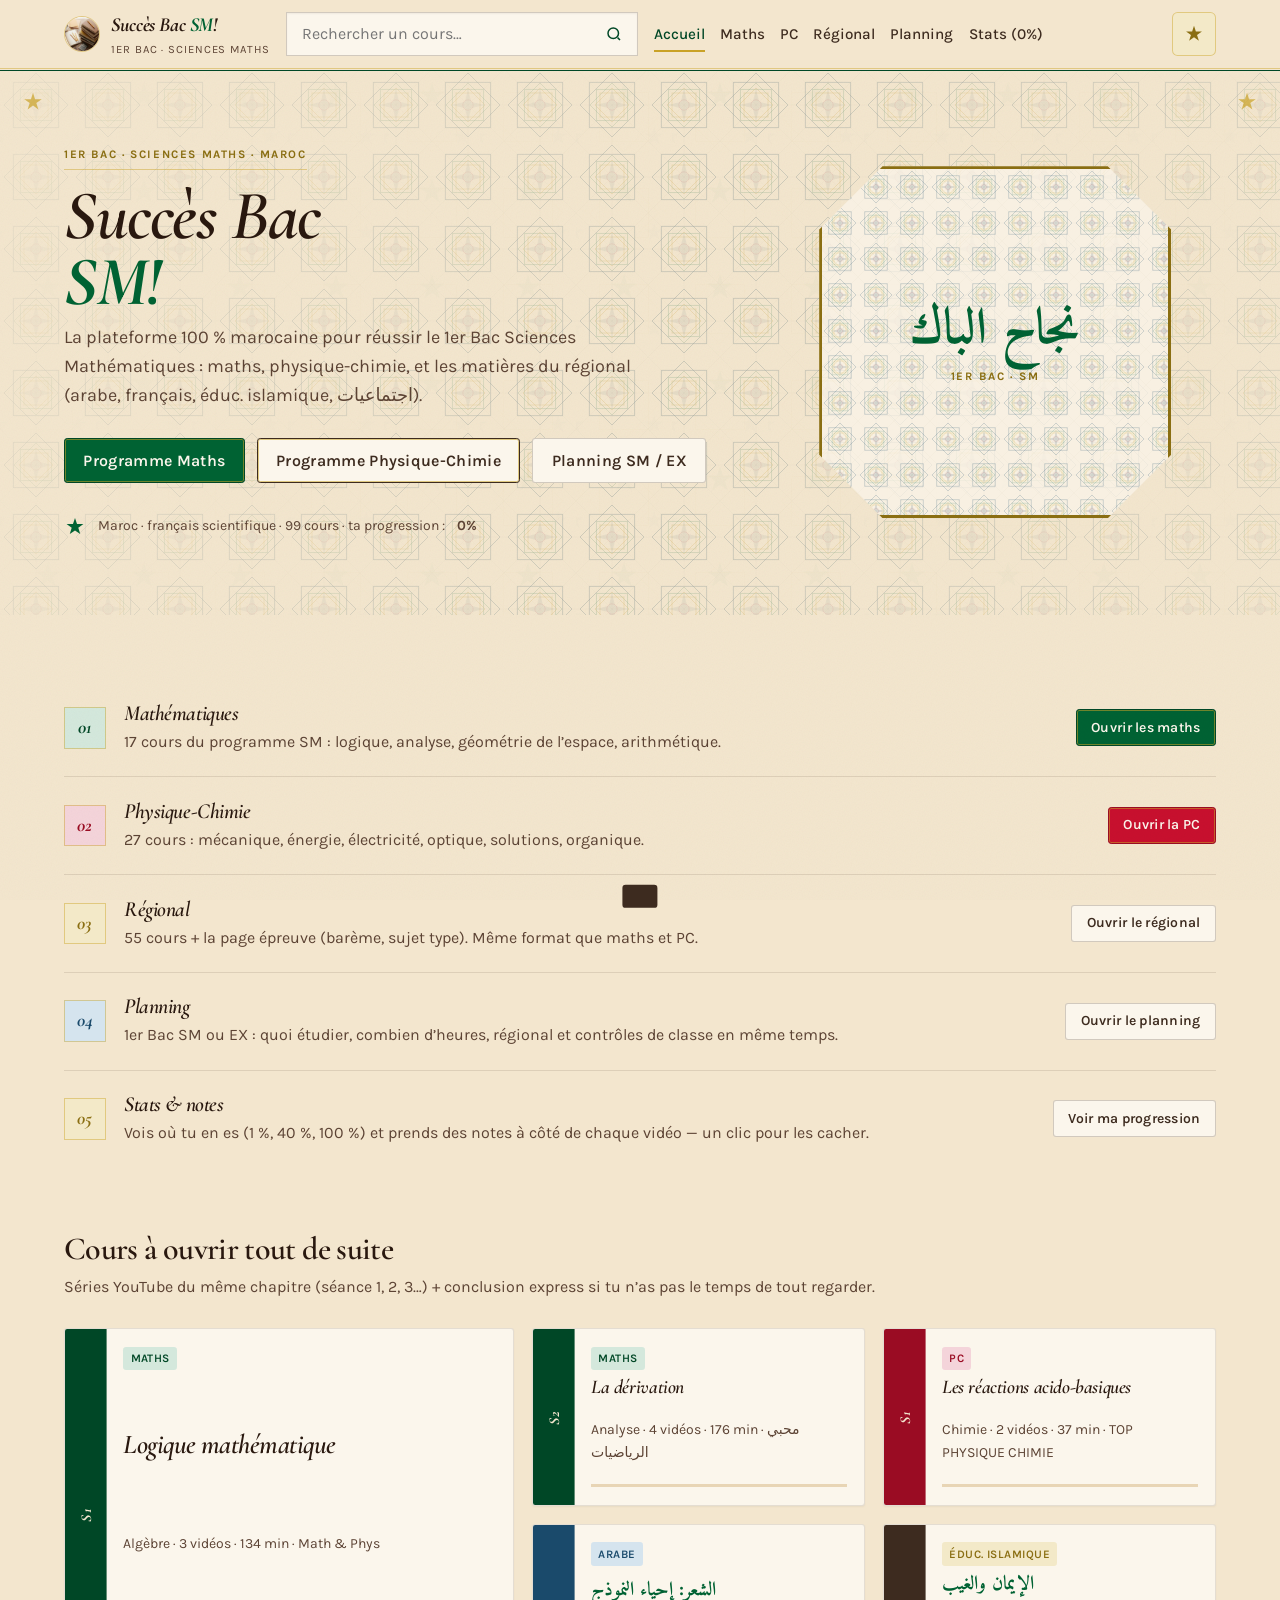
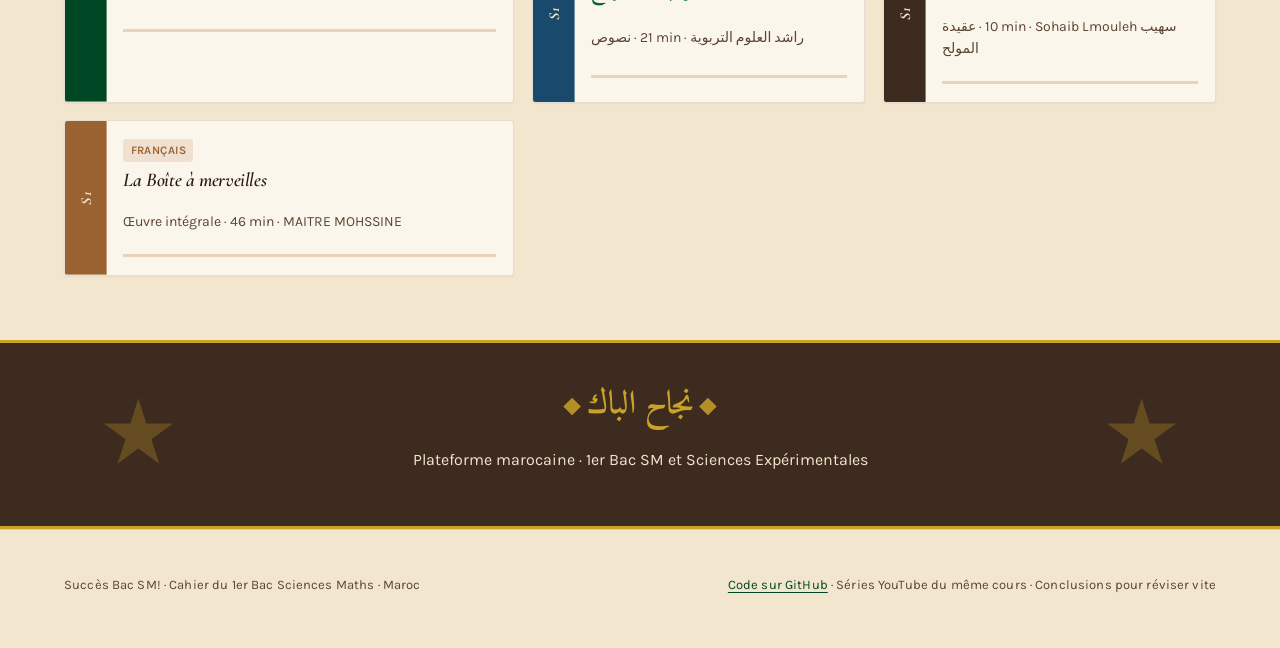
<file: index.html>
<!DOCTYPE html>
<html lang="fr">
  <head>
    <meta charset="UTF-8" />
    <meta name="viewport" content="width=device-width, initial-scale=1" />
    <meta name="referrer" content="strict-origin-when-cross-origin" />
    <meta
      name="description"
      content="Succès Bac SM! — 1er Bac SM et Sciences Expérimentales. Planning d’heures, régional, maths, PC, arabe, français, islam, اجتماعيات."
    />
    <title>Succès Bac SM! · 1er Bac Sciences Maths</title>
    <meta name="theme-color" content="#f3e6ce" />
    <link rel="icon" type="image/png" href="img/pfp.png" />
    <link rel="apple-touch-icon" href="img/pfp.png" />
    <script>
      (function () {
        try {
          var s = JSON.parse(localStorage.getItem("succes-bac-sm-v1") || "{}");
          var pref = s.theme || "light";
          var dark =
            pref === "dark" ||
            (pref === "system" && window.matchMedia("(prefers-color-scheme: dark)").matches);
          document.documentElement.setAttribute("data-theme", dark ? "dark" : "light");
          document.documentElement.setAttribute("data-ornaments", s.ornaments === false ? "off" : "on");
        } catch (e) {
          document.documentElement.setAttribute("data-theme", "light");
          document.documentElement.setAttribute("data-ornaments", "on");
        }
      })();
    </script>
    <link rel="stylesheet" href="css/styles.css" />
  </head>
  <body>
    <div id="app"></div>
    <div class="sb-toast" id="toast" role="status" aria-live="polite"></div>
    <script src="js/data.js"></script>
    <script src="js/data-regional.js"></script>
    <script src="js/data-planning.js"></script>
    <script src="js/data-exam.js"></script>
    <script src="js/storage.js"></script>
    <script src="js/app.js"></script>
  </body>
</html>
</file>
<file: css/styles.css>
@import url("../design/tokens.css");

*,
*::before,
*::after {
  box-sizing: border-box;
}

html {
  scroll-behavior: smooth;
}

body {
  min-height: 100vh;
}

img,
svg {
  max-width: 100%;
  display: block;
}

button,
input,
textarea,
select {
  font: inherit;
  color: inherit;
}

a {
  color: var(--sb-text-link);
  text-decoration-thickness: 1px;
  text-underline-offset: 0.2em;
}

button {
  cursor: pointer;
  border: 0;
  background: none;
}

.sb-skip {
  position: absolute;
  left: 1rem;
  top: -4rem;
  z-index: 100;
  padding: 0.6rem 1rem;
  background: var(--sb-green);
  color: var(--sb-white);
  border-radius: var(--sb-radius-md);
}

.sb-skip:focus {
  top: 1rem;
}

.sb-container {
  width: min(100% - 2 * var(--sb-gutter), var(--sb-container));
  margin-inline: auto;
}

.sb-container--wide {
  width: min(100% - 2 * var(--sb-gutter), var(--sb-container-wide));
}

/* ——— Header ——— */
.sb-header {
  position: sticky;
  top: 0;
  z-index: var(--sb-z-header);
  background: var(--sb-surface);
  border-bottom: 1px solid var(--sb-border-gold);
  box-shadow: 0 1px 0 var(--sb-surface), 0 2px 0 var(--sb-green-deep);
}

.sb-header__inner {
  display: flex;
  align-items: center;
  justify-content: space-between;
  gap: 1rem;
  min-height: 4.25rem;
  flex-wrap: wrap;
}

.sb-search {
  position: relative;
  display: flex;
  align-items: center;
  flex: 1 1 12rem;
  min-width: 10rem;
  max-width: 22rem;
  order: 3;
  width: 100%;
  border: 1px solid var(--sb-border-strong);
  border-radius: 0;
  background: var(--sb-surface-raised);
  box-shadow: inset 0 1px 2px rgba(61, 43, 31, 0.06);
}

@media (min-width: 900px) {
  .sb-search {
    order: 0;
    width: auto;
  }
}

.sb-search:focus-within {
  box-shadow: var(--sb-focus-ring);
  border-color: var(--sb-gold);
}

.sb-search__label {
  position: absolute;
  width: 1px;
  height: 1px;
  overflow: hidden;
  clip: rect(0 0 0 0);
}

.sb-search__input {
  flex: 1;
  min-width: 0;
  min-height: 42px;
  padding: 0.45rem 0.35rem 0.45rem 0.95rem;
  border: 0;
  background: transparent;
}

.sb-search__input:focus {
  outline: none;
}

.sb-search__btn {
  display: grid;
  place-items: center;
  width: 2.4rem;
  height: 2.4rem;
  margin-right: 0.2rem;
  border: 0;
  border-radius: 0;
  color: var(--sb-green-deep);
  background: transparent;
}

.sb-search__btn:hover {
  background: var(--sb-gold-soft);
}

.sb-search__suggest {
  position: absolute;
  z-index: var(--sb-z-dropdown);
  left: 0;
  right: 0;
  top: calc(100% + 0.35rem);
  background: var(--sb-surface-raised);
  border: 1px solid var(--sb-border);
  border-radius: var(--sb-radius-md);
  box-shadow: var(--sb-shadow-md);
  overflow: hidden;
}

.sb-search__hit {
  display: flex;
  flex-direction: column;
  gap: 0.1rem;
  padding: 0.65rem 0.9rem;
  text-decoration: none;
  color: inherit;
  border-bottom: 1px solid var(--sb-border);
}

.sb-search__hit:last-child {
  border-bottom: 0;
}

.sb-search__hit:hover {
  background: var(--sb-gold-soft);
}

.sb-search__hit span {
  font-size: 0.75rem;
  color: var(--sb-text-muted);
}

.sb-header__brand {
  display: flex;
  align-items: center;
  gap: 0.7rem;
  color: inherit;
  text-decoration: none;
}

.sb-logo {
  width: 2.25rem;
  height: 2.25rem;
  flex-shrink: 0;
  border-radius: 50%;
  object-fit: cover;
  border: 1px solid var(--sb-border-gold);
}

.sb-header__name {
  font-family: var(--sb-font-display);
  font-weight: 700;
  font-style: italic;
  font-size: 1.25rem;
  letter-spacing: -0.02em;
  color: var(--sb-ink);
}

.sb-header__name span {
  color: var(--sb-green);
}

.sb-header__tag {
  display: none;
  font-size: 0.7rem;
  letter-spacing: 0.08em;
  text-transform: uppercase;
  color: var(--sb-text-muted);
}

.sb-header__nav {
  display: none;
  align-items: center;
  gap: 0.95rem;
}

.sb-header__nav a {
  color: var(--sb-text);
  text-decoration: none;
  font-weight: 500;
  font-size: 0.95rem;
  position: relative;
}

.sb-header__nav a:hover,
.sb-header__nav a.is-active {
  color: var(--sb-green-deep);
}

.sb-header__nav a.is-active::after,
.sb-header__nav a:hover::after {
  content: "";
  position: absolute;
  left: 0;
  right: 0;
  bottom: -0.35rem;
  height: 2px;
  background: var(--sb-gold);
}

.sb-header__toggle {
  width: 2.75rem;
  height: 2.75rem;
  border-radius: var(--sb-radius-md);
  border: 1px solid var(--sb-border);
  display: grid;
  place-items: center;
  gap: 5px;
}

.sb-header__toggle span {
  display: block;
  width: 18px;
  height: 2px;
  background: var(--sb-text);
  border-radius: 2px;
}

.sb-header__panel {
  display: none;
  padding: 0 0 1.25rem;
}

.sb-header__panel.is-open {
  display: grid;
  gap: 0.75rem;
}

.sb-header__panel a {
  padding: 0.75rem 0.2rem;
  text-decoration: none;
  color: var(--sb-text);
  font-weight: 600;
  border-bottom: 1px solid var(--sb-border);
}

@media (min-width: 768px) {
  .sb-header__tag {
    display: block;
  }

  .sb-header__nav {
    display: flex;
  }

  .sb-header__toggle,
  .sb-header__panel {
    display: none !important;
  }
}

/* ——— Buttons ——— */
.sb-btn {
  display: inline-flex;
  align-items: center;
  justify-content: center;
  gap: 0.5rem;
  min-height: 44px;
  padding: 0.55rem 1.15rem;
  border-radius: var(--sb-radius-sm);
  font-weight: 600;
  letter-spacing: 0.02em;
  text-decoration: none;
  box-shadow: inset 0 0 0 1px color-mix(in srgb, var(--sb-gold) 55%, transparent);
  transition: background var(--sb-duration) var(--sb-ease),
    box-shadow var(--sb-duration) var(--sb-ease),
    border-color var(--sb-duration) var(--sb-ease);
}

.sb-btn--primary {
  background: var(--sb-green);
  color: var(--sb-white);
  border: 1px solid var(--sb-green-deep);
}

.sb-btn--primary:hover {
  background: var(--sb-green-deep);
}

.sb-btn--secondary {
  background: var(--sb-surface-raised);
  color: var(--sb-text);
  border: 1px solid var(--sb-earth);
}

.sb-btn--secondary:hover {
  background: var(--sb-gold-soft);
}

.sb-btn--ghost {
  background: var(--sb-surface-raised);
  border: 1px solid var(--sb-border-strong);
  color: var(--sb-text);
  box-shadow: none;
}

.sb-btn--danger {
  background: var(--sb-red);
  color: var(--sb-white);
  border: 1px solid var(--sb-red-deep);
}

.sb-btn--sm {
  min-height: 36px;
  padding: 0.4rem 0.9rem;
  font-size: 0.875rem;
}

/* ——— Hero (cahier + sceau zellige, pas un bloc SaaS centré) ——— */
.sb-hero {
  position: relative;
  padding-block: var(--sb-section-y);
  overflow: hidden;
  background-color: var(--sb-surface);
  background-image: url("../design/patterns.svg#zellige");
  background-size: 72px 72px;
  background-blend-mode: multiply;
}

.sb-hero::after {
  content: "";
  position: absolute;
  inset: 0;
  background: linear-gradient(
    105deg,
    color-mix(in srgb, var(--sb-surface) 88%, transparent) 0%,
    color-mix(in srgb, var(--sb-surface) 55%, transparent) 52%,
    color-mix(in srgb, var(--sb-surface) 72%, transparent) 100%
  );
  pointer-events: none;
}

.sb-hero .sb-container,
.sb-hero__layout {
  position: relative;
  z-index: 1;
}

.sb-hero__layout {
  display: grid;
  gap: 2rem;
  align-items: center;
}

@media (min-width: 900px) {
  .sb-hero__layout {
    grid-template-columns: minmax(0, 1.2fr) minmax(14rem, 0.8fr);
    gap: 3rem;
    min-height: 26rem;
  }
}

.sb-hero__kicker {
  display: inline-block;
  font-size: 0.72rem;
  font-weight: 700;
  letter-spacing: 0.14em;
  text-transform: uppercase;
  color: var(--sb-text-gold);
  margin-bottom: 0.85rem;
  border-bottom: 1px solid var(--sb-border-gold);
  padding-bottom: 0.35rem;
}

.sb-hero__title {
  font-size: clamp(2.6rem, 7vw, 4.35rem);
  font-style: italic;
  font-weight: 600;
  max-width: 11ch;
  margin: 0 0 0.5rem;
  line-height: 0.95;
}

.sb-hero__title em {
  font-style: italic;
  color: var(--sb-text-arabic);
  font-weight: 700;
}

.sb-hero__lead {
  font-size: var(--sb-fs-lg);
  max-width: 34em;
  color: var(--sb-text-muted);
  margin: 0 0 1.75rem;
}

.sb-hero__actions {
  display: flex;
  flex-wrap: wrap;
  gap: 0.75rem;
}

.sb-hero__seal {
  position: relative;
  aspect-ratio: 1;
  width: min(100%, 22rem);
  margin-inline: auto;
  display: grid;
  place-items: center;
  padding: 1.5rem;
  background-color: color-mix(in srgb, var(--sb-surface-raised) 70%, transparent);
  background-image: url("../design/patterns.svg#zellige");
  background-size: 36px 36px;
  border: 3px solid var(--sb-gold-deep);
  clip-path: polygon(18% 0, 82% 0, 100% 18%, 100% 82%, 82% 100%, 18% 100%, 0 82%, 0 18%);
  box-shadow: var(--sb-shadow-md);
}

.sb-hero__seal .sb-arabic {
  margin: 0;
  text-align: center;
  font-size: clamp(2rem, 5vw, 3.15rem);
  line-height: 1.25;
  color: var(--sb-text-arabic);
}

.sb-hero__seal-meta {
  margin: 0.35rem 0 0;
  font-size: 0.72rem;
  font-weight: 700;
  letter-spacing: 0.16em;
  text-transform: uppercase;
  color: var(--sb-text-gold);
  text-align: center;
}

.sb-flag {
  margin-top: 2rem;
  display: flex;
  align-items: center;
  gap: 0.75rem;
  color: var(--sb-text-muted);
  font-size: 0.875rem;
}

.sb-flag__star {
  width: 22px;
  height: 22px;
  color: var(--sb-green);
}

/* ——— Sections ——— */
.sb-section {
  padding-block: var(--sb-section-y);
}

.sb-section__head {
  display: flex;
  flex-wrap: wrap;
  align-items: end;
  justify-content: space-between;
  gap: 1rem;
  margin-bottom: 1.75rem;
}

.sb-section__title {
  margin: 0;
  font-size: clamp(1.6rem, 3vw, 2rem);
}

.sb-section__sub {
  margin: 0.4rem 0 0;
  color: var(--sb-text-muted);
}

/* ——— Sommaire / fiches bristol ——— */
.sb-pillars {
  display: grid;
  gap: 0;
  border: 0;
  background: transparent;
  box-shadow: none;
}

.sb-pillar,
.sb-course-card,
.sb-stat-card,
.sb-module,
.sb-conclusion,
.sb-notes {
  background: var(--sb-surface-raised);
  border: 1px solid var(--sb-border);
  border-radius: var(--sb-radius-sm);
  box-shadow: var(--sb-shadow-sm);
}

.sb-pillar {
  padding: 1.35rem 0;
  border: 0;
  border-radius: 0;
  box-shadow: none;
  background: transparent;
  border-bottom: 1px solid var(--sb-border);
  display: grid;
  grid-template-columns: auto 1fr auto;
  gap: 1rem 1.15rem;
  align-items: center;
}

.sb-pillar:last-child {
  border-bottom: 0;
}

@media (max-width: 767px) {
  .sb-pillar {
    grid-template-columns: auto 1fr;
  }

  .sb-pillar .sb-btn {
    grid-column: 2;
    justify-self: start;
  }
}

.sb-pillar__icon {
  width: 2.6rem;
  height: 2.6rem;
  border-radius: 0;
  display: grid;
  place-items: center;
  font-family: var(--sb-font-display);
  font-style: italic;
  font-weight: 700;
  font-size: 1.15rem;
  border: 1px solid var(--sb-border-gold);
}

.sb-pillar__icon--maths {
  background: var(--sb-green-soft);
  color: var(--sb-green-deep);
}

.sb-pillar__icon--pc {
  background: var(--sb-red-soft);
  color: var(--sb-red-deep);
}

.sb-pillar__icon--gold {
  background: var(--sb-gold-soft);
  color: var(--sb-gold-deep);
}

.sb-pillar__icon--ar {
  background: var(--sb-cobalt-soft);
  color: var(--sb-cobalt);
}

.sb-pillar__icon--fr {
  background: #f0e0d0;
  color: var(--sb-copper);
}

.sb-pillar__icon--islam {
  background: var(--sb-gold-soft);
  color: var(--sb-gold-deep);
}

.sb-pillar__icon--hg {
  background: var(--sb-cream-deep);
  color: var(--sb-earth);
}

.sb-pillar h3 {
  margin: 0 0 0.2rem;
  font-size: 1.35rem;
  font-style: italic;
}

.sb-pillar p {
  margin: 0;
  color: var(--sb-text-muted);
}

.sb-course-card {
  display: grid;
  grid-template-columns: 2.6rem 1fr;
  text-decoration: none;
  color: inherit;
  overflow: hidden;
  transition: transform var(--sb-duration) var(--sb-ease),
    box-shadow var(--sb-duration) var(--sb-ease),
    border-color var(--sb-duration) var(--sb-ease);
}

.sb-course-card:hover {
  transform: rotate(-0.35deg);
  box-shadow: var(--sb-shadow-md);
  border-color: var(--sb-gold-deep);
}

.sb-course-card__tab {
  writing-mode: vertical-rl;
  transform: rotate(180deg);
  display: grid;
  place-items: center;
  font-family: var(--sb-font-display);
  font-style: italic;
  font-weight: 700;
  font-size: 0.95rem;
  letter-spacing: 0.08em;
  color: var(--sb-text-on-dark);
  background: var(--sb-green-deep);
}

.sb-course-card--pc .sb-course-card__tab {
  background: var(--sb-red-deep);
}

.sb-course-card--ar .sb-course-card__tab {
  background: var(--sb-cobalt);
}

.sb-course-card--fr .sb-course-card__tab {
  background: var(--sb-copper);
}

.sb-course-card--islam .sb-course-card__tab {
  background: var(--sb-earth);
}

.sb-course-card--hg .sb-course-card__tab {
  background: var(--sb-earth-soft);
}

.sb-course-card__media {
  display: none;
}

.sb-course-card__body {
  padding: 0.95rem 1.05rem 1.1rem;
  display: grid;
  gap: 0.4rem;
}

.sb-course-card__title {
  margin: 0;
  font-size: 1.22rem;
  font-style: italic;
}

.sb-course-card__title .sb-arabic,
.sb-section__title .sb-arabic,
.sb-lesson-row .sb-arabic,
.sb-index__title .sb-arabic {
  font-family: var(--sb-font-arabic);
  font-style: normal;
}

.sb-course-card__meta {
  color: var(--sb-text-muted);
  font-size: 0.875rem;
}

.sb-grid {
  display: grid;
  gap: 1rem;
}

@media (min-width: 640px) {
  .sb-grid--2 {
    grid-template-columns: repeat(2, 1fr);
  }

  .sb-grid--atelier {
    grid-template-columns: 1fr 1fr;
  }
}

@media (min-width: 1024px) {
  .sb-grid--3 {
    grid-template-columns: repeat(3, 1fr);
  }

  .sb-grid--2 {
    grid-template-columns: repeat(2, 1fr);
  }

  .sb-grid--atelier {
    grid-template-columns: 1.35fr 1fr 1fr;
    grid-template-rows: auto auto;
    gap: 1.1rem;
  }

  .sb-grid--atelier > :first-child {
    grid-row: 1 / 3;
  }

  .sb-grid--atelier > :first-child .sb-course-card__title {
    font-size: 1.7rem;
  }
}

/* ——— Badges / chips ——— */
.sb-badge {
  display: inline-flex;
  align-items: center;
  gap: 0.3rem;
  padding: 0.15rem 0.45rem;
  border-radius: var(--sb-radius-sm);
  font-size: 0.72rem;
  font-weight: 600;
  letter-spacing: 0.04em;
  text-transform: uppercase;
}

.sb-badge--maths {
  background: var(--sb-green-soft);
  color: var(--sb-green-deep);
}

.sb-badge--pc {
  background: var(--sb-red-soft);
  color: var(--sb-red-deep);
}

.sb-badge--ar {
  background: var(--sb-cobalt-soft);
  color: var(--sb-cobalt);
}

.sb-badge--fr {
  background: #f0e0d0;
  color: var(--sb-copper);
}

.sb-badge--islam {
  background: var(--sb-gold-soft);
  color: var(--sb-gold-deep);
}

.sb-badge--hg {
  background: var(--sb-cream-deep);
  color: var(--sb-earth);
}

.sb-badge--done {
  background: var(--sb-gold-soft);
  color: var(--sb-gold-deep);
}

.sb-chip-row {
  display: flex;
  flex-wrap: wrap;
  gap: 0.5rem;
}

.sb-chip {
  min-height: 36px;
  padding: 0.35rem 0.9rem;
  border-radius: var(--sb-radius-pill);
  border: 1px solid var(--sb-border-strong);
  background: var(--sb-surface-raised);
  font-weight: 600;
  font-size: 0.875rem;
}

.sb-chip.is-active {
  background: var(--sb-green);
  color: var(--sb-white);
  border-color: var(--sb-green);
}

/* ——— Progress ——— */
.sb-progress {
  height: 3px;
  background: var(--sb-surface-sunken);
  border-radius: 0;
  overflow: hidden;
}

.sb-progress__fill {
  height: 100%;
  background: var(--sb-green);
  width: 0;
  border-radius: inherit;
  transition: width var(--sb-duration-slow) var(--sb-ease);
}

.sb-progress__fill--pc {
  background: var(--sb-red);
}

.sb-progress__fill--ar {
  background: var(--sb-cobalt);
}

.sb-progress__fill--fr {
  background: var(--sb-copper);
}

.sb-progress__fill--islam {
  background: var(--sb-gold-deep);
}

.sb-progress__fill--hg {
  background: var(--sb-earth);
}

.sb-progress-ring {
  display: grid;
  justify-items: center;
  gap: 0.5rem;
}

.sb-progress-ring__chart {
  position: relative;
  width: 140px;
  height: 140px;
}

.sb-progress-ring svg {
  width: 140px;
  height: 140px;
  transform: rotate(-90deg);
}

.sb-progress-ring__label {
  position: absolute;
  inset: 0;
  display: grid;
  place-items: center;
  font-family: var(--sb-font-display);
  font-size: 1.7rem;
  font-weight: 700;
  pointer-events: none;
}

.sb-progress-ring__caption {
  font-size: 0.875rem;
  color: var(--sb-text-muted);
}

@media (min-width: 768px) {
  .sb-progress-ring__chart,
  .sb-progress-ring svg {
    width: 180px;
    height: 180px;
  }
}

.sb-stats-hero {
  display: grid;
  gap: 1.5rem;
  justify-items: center;
}

@media (min-width: 768px) {
  .sb-stats-hero {
    grid-template-columns: repeat(2, 1fr);
  }
}

@media (min-width: 1100px) {
  .sb-stats-hero {
    grid-template-columns: repeat(4, 1fr);
  }
}

.sb-stat-card {
  padding: 1.2rem;
}

.sb-stat-card__value {
  font-family: var(--sb-font-display);
  font-size: 2rem;
  margin: 0;
}

.sb-stat-card__label {
  margin: 0.2rem 0 0;
  color: var(--sb-text-muted);
}

/* ——— Programme modules ——— */
.sb-pagehead {
  padding-top: var(--sb-space-7);
  padding-bottom: 1.5rem;
}

.sb-programme {
  display: grid;
  gap: 1.25rem;
}

@media (min-width: 900px) {
  .sb-programme--split {
    grid-template-columns: 1fr 1fr;
    align-items: start;
  }
}

.sb-module__head {
  width: 100%;
  display: flex;
  align-items: center;
  justify-content: space-between;
  gap: 1rem;
  padding: 1rem 1.1rem;
  text-align: left;
  border-radius: var(--sb-radius-lg);
}

.sb-module__head:hover {
  background: var(--sb-surface-raised);
}

.sb-module__title {
  margin: 0;
  font-size: 1.05rem;
}

.sb-module__meta {
  font-size: 0.8rem;
  color: var(--sb-text-muted);
}

.sb-module__body {
  display: none;
  padding: 0 1rem 1rem;
  border-top: 1px solid var(--sb-border);
}

.sb-module.is-open .sb-module__body {
  display: grid;
  gap: 0.5rem;
  padding-top: 0.75rem;
}

.sb-lesson-row {
  display: flex;
  align-items: center;
  justify-content: space-between;
  gap: 0.75rem;
  padding: 0.7rem 0.8rem;
  border-radius: var(--sb-radius-md);
  text-decoration: none;
  color: inherit;
  background: var(--sb-surface-sunken);
}

.sb-lesson-row:hover {
  background: var(--sb-gold-soft);
}

.sb-lesson-row.is-done {
  outline: 1px solid color-mix(in srgb, var(--sb-green) 35%, transparent);
}

.sb-check {
  width: 1.1rem;
  height: 1.1rem;
  border-radius: 50%;
  border: 2px solid var(--sb-border-strong);
  flex-shrink: 0;
}

.sb-check.is-on {
  background: var(--sb-green);
  border-color: var(--sb-green);
}

/* ——— Lesson page ——— */
.sb-cours {
  display: grid;
  gap: 1rem;
}

@media (min-width: 1024px) {
  .sb-cours {
    grid-template-columns: 1fr var(--sb-notes-width);
    align-items: start;
  }
}

.sb-cours-side {
  display: grid;
  gap: 1rem;
}

@media (min-width: 1024px) {
  .sb-cours-side {
    position: sticky;
    top: 5.2rem;
  }
}

.sb-index {
  background: var(--sb-surface-raised);
  border: 1px solid var(--sb-border);
  border-radius: var(--sb-radius-lg);
  box-shadow: var(--sb-shadow-sm);
  overflow: hidden;
}

.sb-index__head {
  display: flex;
  align-items: center;
  justify-content: space-between;
  gap: 0.75rem;
  padding: 0.85rem 1rem;
  border-bottom: 1px solid var(--sb-border);
}

.sb-index__head h3 {
  margin: 0;
  font-size: 1.05rem;
}

.sb-index__head span {
  font-size: 0.8rem;
  color: var(--sb-text-muted);
  white-space: nowrap;
}

.sb-index__list {
  max-height: 16.5rem;
  overflow-y: auto;
}

.sb-index__sem {
  margin: 0;
  padding: 0.45rem 1rem 0.25rem;
  font-size: 0.72rem;
  font-weight: 700;
  letter-spacing: 0.06em;
  text-transform: uppercase;
  color: var(--sb-text-gold);
}

.sb-index__item {
  display: flex;
  align-items: center;
  gap: 0.55rem;
  padding: 0.5rem 0.9rem;
  text-decoration: none;
  color: inherit;
  font-size: 0.82rem;
  line-height: 1.3;
  border-left: 3px solid transparent;
}

.sb-index__item:hover {
  background: var(--sb-surface-sunken);
}

.sb-index__item.is-current {
  background: var(--sb-gold-soft);
  border-left-color: var(--sb-gold);
  font-weight: 600;
}

.sb-index__num {
  flex-shrink: 0;
  width: 1.35rem;
  font-variant-numeric: tabular-nums;
  color: var(--sb-text-muted);
  font-size: 0.75rem;
}

.sb-index__item.is-current .sb-index__num {
  color: var(--sb-gold-deep);
}

.sb-index__title {
  flex: 1;
}

.sb-index__item .sb-check {
  width: 0.85rem;
  height: 0.85rem;
  margin-left: auto;
}

.sb-player {
  background: var(--sb-player-bg);
  border-radius: var(--sb-player-radius);
  overflow: hidden;
  box-shadow: var(--sb-shadow-lg);
  border: 2px solid var(--sb-gold-deep);
  outline: 6px solid var(--sb-surface);
  outline-offset: 0;
}

.sb-player__frame {
  position: relative;
  aspect-ratio: 16 / 9;
  background: #1a120e;
}

.sb-player__frame iframe {
  width: 100%;
  height: 100%;
  border: 0;
}

.sb-player__frame img {
  width: 100%;
  height: 100%;
  object-fit: cover;
  display: block;
}

.sb-player__poster {
  display: block;
  position: relative;
  width: 100%;
  height: 100%;
  padding: 0;
  border: 0;
  cursor: pointer;
  background: #1a120e;
  color: var(--sb-white);
  text-decoration: none;
}

.sb-player__poster::after {
  content: "";
  position: absolute;
  inset: 0;
  background: linear-gradient(180deg, transparent 40%, rgba(26, 18, 14, 0.72));
}

.sb-player__play {
  position: absolute;
  z-index: 1;
  left: 50%;
  top: 50%;
  transform: translate(-50%, -50%);
  min-height: 48px;
  padding: 0.55rem 1.15rem;
  border-radius: var(--sb-radius-sm);
  background: var(--sb-green);
  color: var(--sb-white);
  font-weight: 700;
  box-shadow: var(--sb-shadow-lg);
}

.sb-player__bar {
  display: flex;
  flex-wrap: wrap;
  gap: 0.6rem;
  margin-top: 0.85rem;
}

.sb-player__hint {
  margin: 0.65rem 0 0;
  font-size: 0.875rem;
  color: var(--sb-text-muted);
}

.sb-playlist {
  list-style: none;
  margin: 0.85rem 0 0;
  padding: 0.4rem 0 0;
  display: grid;
  gap: 0;
  max-height: 16rem;
  overflow: auto;
  border-top: 1px dashed var(--sb-border-strong);
}

.sb-playlist__item {
  width: 100%;
  display: grid;
  grid-template-columns: 1.5rem 1fr auto;
  gap: 0.5rem;
  align-items: baseline;
  text-align: left;
  padding: 0.55rem 0.15rem;
  border-radius: 0;
  border: 0;
  border-bottom: 1px dotted var(--sb-border-strong);
  background: transparent;
  color: var(--sb-text);
  font-size: 0.9rem;
}

.sb-playlist__item:hover {
  color: var(--sb-green-deep);
}

.sb-playlist__item.is-current {
  border-color: var(--sb-green);
  background: transparent;
  font-weight: 700;
  box-shadow: inset 3px 0 0 var(--sb-green);
  padding-left: 0.45rem;
}

.sb-playlist__title {
  overflow: hidden;
  text-overflow: ellipsis;
  white-space: nowrap;
}

.sb-playlist__n {
  font-family: var(--sb-font-display);
  font-style: italic;
  font-variant-numeric: tabular-nums;
  color: var(--sb-text-gold);
  font-weight: 700;
}

.sb-playlist__dur {
  font-size: 0.75rem;
  color: var(--sb-text-muted);
  font-variant-numeric: tabular-nums;
}

.sb-notes {
  display: flex;
  flex-direction: column;
  min-height: 220px;
}

.sb-notes__head {
  display: flex;
  align-items: center;
  justify-content: space-between;
  padding: 0.85rem 1rem;
  border-bottom: 1px solid var(--sb-border);
}

.sb-notes__head h3 {
  margin: 0;
  font-size: 1.05rem;
}

.sb-notes__body {
  padding: 0.85rem 1rem 1rem;
  display: flex;
  flex-direction: column;
  gap: 0.5rem;
  flex: 1;
}

.sb-notes textarea {
  width: 100%;
  min-height: 180px;
  resize: vertical;
  border: 1px solid var(--sb-border);
  border-radius: 0;
  padding: 0.35rem 0.75rem 0.75rem;
  background-color: var(--sb-surface-sunken);
  background-image: repeating-linear-gradient(
    transparent 0,
    transparent calc(1.6rem - 1px),
    color-mix(in srgb, var(--sb-cobalt) 22%, transparent) 1.6rem
  );
  background-attachment: local;
  line-height: 1.6rem;
  font-size: 0.95rem;
}

.sb-notes textarea:focus {
  outline: none;
  box-shadow: var(--sb-focus-ring);
}

.sb-notes__hint {
  font-size: 0.75rem;
  color: var(--sb-text-muted);
  margin: 0;
}

.sb-notes--collapsed .sb-notes__body {
  display: none;
}

.sb-notes--collapsed {
  min-height: 0;
}

@media (min-width: 1024px) {
  .sb-notes--collapsed {
    position: sticky;
    top: 5.2rem;
  }
}

.sb-notes--collapsed .sb-notes__head {
  border-bottom: 0;
}

.sb-fab-notes {
  position: fixed;
  right: 1rem;
  bottom: 1rem;
  z-index: var(--sb-z-notes);
  min-height: 48px;
  padding: 0.7rem 1.1rem;
  border-radius: var(--sb-radius-sm);
  background: var(--sb-green);
  color: var(--sb-white);
  font-weight: 700;
  box-shadow: var(--sb-shadow-lg);
  display: none;
}

.sb-fab-notes.is-visible {
  display: inline-flex;
}

.sb-conclusion {
  padding: 1.25rem 1.35rem;
  border-left: 4px solid var(--sb-gold);
  background: var(--sb-surface-sunken);
}

.sb-conclusion--ar {
  border-left: 0;
  border-right: 4px solid var(--sb-gold);
}

.sb-conclusion__head {
  display: flex;
  flex-wrap: wrap;
  align-items: flex-start;
  justify-content: space-between;
  gap: 0.75rem 1rem;
  margin-bottom: 0.6rem;
}

.sb-conclusion__title {
  margin: 0;
  flex: 1 1 14rem;
}

.sb-langtabs {
  display: inline-flex;
  flex-shrink: 0;
  direction: ltr;
  overflow: hidden;
  border: 1px solid var(--sb-border-gold);
  border-radius: var(--sb-radius-md);
}

.sb-langtabs__btn {
  margin: 0;
  padding: 0.38rem 0.85rem;
  border: 0;
  background: var(--sb-surface-raised);
  color: var(--sb-text-muted);
  font-family: var(--sb-font-body);
  font-size: 0.85rem;
  font-weight: 600;
  cursor: pointer;
}

.sb-langtabs__btn + .sb-langtabs__btn {
  border-left: 1px solid var(--sb-border-gold);
}

.sb-langtabs__btn[aria-selected="true"] {
  background: var(--sb-green-deep);
  color: var(--sb-text-on-brand);
}

.sb-langtabs__btn:disabled {
  opacity: 0.45;
  cursor: not-allowed;
}

.sb-langtabs__btn[data-lang="ar"] {
  font-family: var(--sb-font-arabic);
  font-size: 1.05rem;
}

.sb-conclusion__h3 {
  font-size: 1.05rem;
  margin: 1rem 0 0.4rem;
}

.sb-conclusion p {
  margin: 0 0 0.8rem;
}

.sb-conclusion__list {
  margin: 0;
  padding-left: 1.1rem;
}

.sb-conclusion__list li + li {
  margin-top: 0.35rem;
}

.sb-conclusion__pane--ar {
  font-family: var(--sb-font-arabic);
  font-size: 1.2rem;
  line-height: 1.9;
}

.sb-conclusion__pane--ar .sb-conclusion__h3 {
  font-family: var(--sb-font-arabic);
  font-size: 1.25rem;
}

.sb-conclusion__pane--ar .sb-conclusion__list {
  padding-left: 0;
  padding-right: 1.2rem;
}

.sb-callout {
  margin-top: 1rem;
  padding: 0.85rem 1rem;
  border-radius: var(--sb-radius-md);
  background: var(--sb-surface-raised);
  border: 1px dashed var(--sb-border-gold);
  font-family: var(--sb-font-display);
}

.sb-cours-nav {
  display: flex;
  justify-content: space-between;
  gap: 0.75rem;
  flex-wrap: wrap;
}

.sb-breadcrumb {
  display: flex;
  flex-wrap: wrap;
  gap: 0.4rem;
  font-size: 0.875rem;
  color: var(--sb-text-muted);
  margin-bottom: 0.5rem;
}

.sb-breadcrumb a {
  color: inherit;
  text-decoration: none;
}

.sb-breadcrumb a:hover {
  color: var(--sb-green-deep);
}

.sb-back {
  font-weight: 600;
  color: var(--sb-green-deep);
}

.sb-back:hover {
  color: var(--sb-gold-deep);
}

/* ——— Strip / footer ——— */
.sb-strip {
  background: var(--sb-surface-inverse);
  color: var(--sb-text-on-dark);
  padding: 2.5rem 0;
  text-align: center;
  box-shadow: inset 0 3px 0 var(--sb-gold), inset 0 -3px 0 var(--sb-gold);
}

.sb-strip__arabic {
  font-family: var(--sb-font-arabic);
  font-size: 2rem;
  color: var(--sb-gold);
  margin: 0 0 0.4rem;
}

.sb-footer {
  padding: 2rem 0 2.5rem;
  border-top: 1px solid var(--sb-border);
  color: var(--sb-text-muted);
  font-size: 0.8125rem;
  letter-spacing: 0.01em;
}

.sb-footer__inner {
  display: flex;
  flex-wrap: wrap;
  justify-content: space-between;
  gap: 1rem;
}

.sb-empty {
  padding: 2rem;
  text-align: center;
  color: var(--sb-text-muted);
}

.sb-hidden {
  display: none !important;
}

.sb-toast {
  position: fixed;
  bottom: 1.2rem;
  left: 50%;
  transform: translateX(-50%) translateY(120%);
  background: var(--sb-surface-inverse);
  color: var(--sb-text-on-dark);
  padding: 0.7rem 1.1rem;
  border-radius: var(--sb-radius-sm);
  z-index: var(--sb-z-toast);
  transition: transform var(--sb-duration-slow) var(--sb-ease);
}

.sb-toast.is-on {
  transform: translateX(-50%) translateY(0);
}

/* ——— Atelier (thème + ornements) ——— */
.sb-header__tools {
  display: flex;
  align-items: center;
  gap: 0.4rem;
  margin-left: auto;
  position: relative;
  flex-shrink: 0;
}

.sb-atelier__btn {
  width: 2.75rem;
  height: 2.75rem;
  border-radius: var(--sb-radius-md);
  border: 1px solid var(--sb-border-gold);
  display: grid;
  place-items: center;
  color: var(--sb-gold-deep);
  background: var(--sb-gold-soft);
  transition: transform var(--sb-duration) var(--sb-ease),
    background var(--sb-duration) var(--sb-ease);
}

.sb-atelier__btn:hover,
.sb-atelier__btn[aria-expanded="true"] {
  transform: rotate(-8deg) scale(1.04);
  background: var(--sb-surface-raised);
}

.sb-atelier__btn svg {
  width: 1.25rem;
  height: 1.25rem;
}

.sb-atelier {
  position: absolute;
  top: calc(100% + 0.5rem);
  right: 0;
  z-index: var(--sb-z-dropdown);
  width: min(18.5rem, calc(100vw - 2rem));
  padding: 1rem 1.05rem 1.1rem;
  background: var(--sb-surface-raised);
  border: 1px solid var(--sb-border-gold);
  border-radius: var(--sb-radius-lg);
  box-shadow: var(--sb-shadow-lg);
}

.sb-atelier__label {
  margin: 0 0 0.55rem;
  font-size: 0.72rem;
  font-weight: 700;
  letter-spacing: var(--sb-tracking-wide);
  text-transform: uppercase;
  color: var(--sb-text-gold);
}

.sb-theme {
  display: grid;
  grid-template-columns: repeat(3, 1fr);
  gap: 0.35rem;
  margin-bottom: 0.85rem;
}

.sb-theme__btn {
  min-height: 40px;
  padding: 0.35rem 0.4rem;
  border-radius: var(--sb-radius-md);
  border: 1px solid var(--sb-border-strong);
  background: var(--sb-surface);
  color: var(--sb-text);
  font-size: 0.8rem;
  font-weight: 600;
}

.sb-theme__btn[aria-checked="true"] {
  background: var(--sb-green);
  color: var(--sb-text-on-brand);
  border-color: var(--sb-green);
}

.sb-atelier__check {
  display: flex;
  align-items: center;
  gap: 0.55rem;
  font-size: 0.875rem;
  font-weight: 500;
  color: var(--sb-text);
  cursor: pointer;
}

.sb-atelier__check input {
  width: 1.05rem;
  height: 1.05rem;
  accent-color: var(--sb-green);
}

html[data-theme="dark"] .sb-atelier__btn {
  color: var(--sb-text-gold);
}

html[data-theme="dark"] .sb-hero {
  background-blend-mode: overlay;
}

html[data-theme="dark"] .sb-index__item.is-current .sb-index__num {
  color: var(--sb-text-gold);
}

html[data-theme="dark"] .sb-search {
  background: var(--sb-surface-sunken);
  border-color: var(--sb-border-gold);
}

html[data-theme="dark"] .sb-hero__seal {
  background-color: color-mix(in srgb, var(--sb-cobalt-soft) 70%, var(--sb-surface));
}

/* ——— Accessoires / ornements ——— */
body {
  background-image: none;
  transition: background-color var(--sb-duration) var(--sb-ease),
    color var(--sb-duration) var(--sb-ease);
}

body::before {
  content: "";
  pointer-events: none;
  position: fixed;
  inset: 0;
  z-index: var(--sb-z-base);
  opacity: 0.09;
  background-image: url("data:image/svg+xml,%3Csvg xmlns='http://www.w3.org/2000/svg' width='80' height='80'%3E%3Cfilter id='n'%3E%3CfeTurbulence type='fractalNoise' baseFrequency='.85' numOctaves='2' stitchTiles='stitch'/%3E%3C/filter%3E%3Crect width='80' height='80' filter='url(%23n)' opacity='.55'/%3E%3C/svg%3E");
  mix-blend-mode: multiply;
}

html[data-theme="dark"] body::before {
  opacity: 0.11;
  mix-blend-mode: overlay;
}

.sb-hero__jewel {
  position: absolute;
  z-index: 1;
  width: 22px;
  height: 22px;
  color: var(--sb-gold);
  opacity: 0.7;
  pointer-events: none;
}

.sb-hero__jewel--tl {
  top: 1.35rem;
  left: 1.35rem;
}

.sb-hero__jewel--tr {
  top: 1.35rem;
  right: 1.35rem;
}

.sb-hero__stars {
  position: absolute;
  inset: 0;
  z-index: 0;
  pointer-events: none;
  background-image: url("../design/patterns.svg#etoile");
  background-size: 96px 96px;
  opacity: 0.22;
}

.sb-pillar,
.sb-course-card,
.sb-stat-card,
.sb-conclusion,
.sb-notes,
.sb-index,
.sb-module {
  position: relative;
}

.sb-course-card__media::after {
  content: "";
  position: absolute;
  inset: 0;
  background-image: url("../design/patterns.svg#zellige");
  background-size: 72px 72px;
  opacity: 0.22;
  pointer-events: none;
}

.sb-strip {
  position: relative;
  overflow: hidden;
}

.sb-strip::before,
.sb-strip::after {
  content: "";
  position: absolute;
  top: 50%;
  width: 72px;
  height: 72px;
  transform: translateY(-50%);
  background: currentColor;
  color: var(--sb-gold);
  opacity: 0.28;
  clip-path: polygon(50% 0%, 61% 35%, 98% 35%, 68% 57%, 79% 91%, 50% 70%, 21% 91%, 32% 57%, 2% 35%, 39% 35%);
}

.sb-strip::before {
  left: 8%;
}

.sb-strip::after {
  right: 8%;
}

.sb-khatem {
  display: inline-block;
  width: 1.1rem;
  height: 1.1rem;
  margin: 0 0.35rem;
  vertical-align: -0.15rem;
  background: var(--sb-gold);
  clip-path: polygon(50% 0%, 100% 50%, 50% 100%, 0% 50%);
  opacity: 0.85;
}

html[data-ornaments="off"] body::before,
html[data-ornaments="off"] .sb-hero__jewel,
html[data-ornaments="off"] .sb-hero__stars,
html[data-ornaments="off"] .sb-course-card__media::after,
html[data-ornaments="off"] .sb-strip::before,
html[data-ornaments="off"] .sb-strip::after,
html[data-ornaments="off"] .sb-khatem {
  display: none;
}

/* ——— Planning ——— */
.sb-plan-switch {
  display: grid;
  grid-template-columns: 1fr 1fr;
  gap: 0.4rem;
  max-width: 22rem;
  margin-top: 1.15rem;
}

.sb-plan-switch__btn {
  min-height: 44px;
  padding: 0.4rem 0.75rem;
  border: 1px solid var(--sb-border-strong);
  border-radius: var(--sb-radius-sm);
  background: var(--sb-surface-raised);
  color: var(--sb-text);
  font-weight: 600;
}

.sb-plan-switch__btn[aria-checked="true"] {
  background: var(--sb-green);
  color: var(--sb-text-on-brand);
  border-color: var(--sb-green);
}

.sb-plan-lead {
  max-width: 42rem;
  margin: 1rem 0 0;
  color: var(--sb-text);
}

.sb-plan-tracks {
  display: grid;
  gap: 1.25rem;
}

@media (min-width: 768px) {
  .sb-plan-tracks {
    grid-template-columns: 1fr 1fr;
    gap: 2rem;
  }
}

.sb-plan-track {
  padding: 1.1rem 0 1.25rem;
  border-bottom: 1px solid var(--sb-border);
}

.sb-plan-track h2 {
  margin: 0.15rem 0 0.45rem;
  font-size: 1.45rem;
  font-style: italic;
}

.sb-plan-track p {
  margin: 0;
  color: var(--sb-text-muted);
}

.sb-plan-track p + p {
  margin-top: 0.75rem;
}

.sb-plan-track__kicker {
  margin: 0;
  font-size: 0.72rem;
  letter-spacing: 0.08em;
  text-transform: uppercase;
  color: var(--sb-text-gold);
}

.sb-plan-tablewrap {
  overflow-x: auto;
  margin-top: 1rem;
  border-top: 1px solid var(--sb-border-gold);
}

.sb-plan-table {
  width: 100%;
  border-collapse: collapse;
  font-size: 0.88rem;
}

.sb-plan-table th,
.sb-plan-table td {
  padding: 0.7rem 0.55rem;
  text-align: left;
  vertical-align: top;
  border-bottom: 1px solid var(--sb-border);
}

.sb-plan-table th {
  font-family: var(--sb-font-display);
  font-style: italic;
  font-weight: 600;
  font-size: 1rem;
  white-space: nowrap;
}

.sb-plan-table td small {
  display: block;
  margin-top: 0.25rem;
  color: var(--sb-text-muted);
  font-size: 0.78rem;
}

.sb-plan-table tfoot th {
  font-style: italic;
}

.sb-plan-table tr[data-track="cc"] td:first-child {
  box-shadow: inset 3px 0 0 var(--sb-green);
}

.sb-plan-table tr[data-track="reg"] td:first-child {
  box-shadow: inset 3px 0 0 var(--sb-cobalt);
}

.sb-plan-table tr[data-track="both"] td:first-child {
  box-shadow: inset 3px 0 0 var(--sb-gold-deep);
}

.sb-plan-week {
  display: grid;
  gap: 0.85rem;
  margin-top: 1rem;
}

@media (min-width: 768px) {
  .sb-plan-week {
    grid-template-columns: repeat(2, 1fr);
  }
}

@media (min-width: 1100px) {
  .sb-plan-week {
    grid-template-columns: repeat(4, 1fr);
  }

  .sb-plan-week > :nth-child(6),
  .sb-plan-week > :nth-child(7) {
    grid-column: span 2;
  }
}

.sb-plan-day {
  padding: 0.85rem 0;
  border-top: 1px solid var(--sb-border);
}

.sb-plan-day h3 {
  margin: 0 0 0.45rem;
  font-size: 1.2rem;
  font-style: italic;
}

.sb-plan-day ul {
  margin: 0;
  padding: 0;
  list-style: none;
  display: grid;
  gap: 0.4rem;
}

.sb-plan-slot {
  display: grid;
  grid-template-columns: 4.5rem 1fr;
  gap: 0.5rem;
  padding: 0.25rem 0 0.25rem 0.55rem;
  box-shadow: inset 3px 0 0 var(--sb-green);
}

.sb-plan-slot--reg {
  box-shadow: inset 3px 0 0 var(--sb-cobalt);
}

.sb-plan-slot strong {
  font-size: 0.8rem;
  color: var(--sb-text-muted);
}

.sb-plan-phases {
  display: grid;
  gap: 1.25rem;
  margin-top: 1rem;
}

@media (min-width: 768px) {
  .sb-plan-phases {
    grid-template-columns: repeat(3, 1fr);
    gap: 1.5rem;
  }
}

.sb-plan-phase {
  padding: 0.2rem 0 1rem;
  border-bottom: 1px solid var(--sb-border);
}

.sb-plan-phase__split {
  margin: 0;
  font-size: 0.72rem;
  letter-spacing: 0.06em;
  text-transform: uppercase;
  color: var(--sb-text-gold);
}

.sb-plan-phase h3 {
  margin: 0.3rem 0 0.45rem;
  font-size: 1.2rem;
  font-style: italic;
}

.sb-plan-phase p {
  margin: 0;
  color: var(--sb-text-muted);
}

.sb-plan-blocks {
  display: grid;
  gap: 1.5rem;
  margin-top: 1rem;
}

@media (min-width: 768px) {
  .sb-plan-blocks {
    grid-template-columns: repeat(2, 1fr);
  }
}

.sb-plan-block h3 {
  margin: 0 0 0.4rem;
  font-size: 1.25rem;
  font-style: italic;
}

.sb-plan-sem {
  margin: 0.7rem 0 0.25rem;
  font-size: 0.75rem;
  letter-spacing: 0.06em;
  text-transform: uppercase;
  color: var(--sb-text-muted);
}

.sb-plan-chapters {
  margin: 0;
  padding: 0;
  list-style: none;
}

.sb-plan-chapters li {
  padding: 0.28rem 0;
  border-bottom: 1px solid var(--sb-border);
}

.sb-plan-chapters li.is-done a {
  color: var(--sb-text-muted);
}

.sb-plan-chapters a {
  color: inherit;
  text-decoration: none;
}

.sb-plan-chapters a:hover {
  color: var(--sb-green-deep);
}

.sb-exam-parts {
  display: grid;
  gap: 0.85rem;
  margin: 1.25rem 0 1.75rem;
}

@media (min-width: 768px) {
  .sb-exam-parts {
    grid-template-columns: repeat(auto-fit, minmax(14rem, 1fr));
  }
}

.sb-exam-part {
  padding: 1rem 1.1rem;
  background: var(--sb-surface-sunken);
  border: 1px solid var(--sb-border);
  border-radius: var(--sb-radius-md);
}

.sb-exam-part strong {
  display: block;
  font-family: var(--sb-font-display);
  font-size: 1.35rem;
  font-weight: 600;
  color: var(--sb-gold-deep);
  margin-bottom: 0.35rem;
}

.sb-exam-part h3 {
  margin: 0 0 0.45rem;
  font-size: 1.05rem;
}

.sb-exam-part p {
  margin: 0;
  color: var(--sb-text-muted);
  font-size: 0.95rem;
}

.sb-exam-grid {
  display: grid;
  gap: 1.25rem;
}

@media (min-width: 900px) {
  .sb-exam-grid {
    grid-template-columns: 1fr 1fr;
  }
}

.sb-exam-card {
  padding: 1.15rem 1.25rem 1.3rem;
  background: var(--sb-surface);
  border: 1px solid var(--sb-border-gold);
  border-radius: var(--sb-radius-md);
}

.sb-exam-card h2,
.sb-exam-card h3 {
  margin: 0 0 0.65rem;
  font-family: var(--sb-font-display);
}

.sb-exam-card ol,
.sb-exam-card ul {
  margin: 0;
  padding-inline-start: 1.2rem;
}

.sb-exam-card li + li {
  margin-top: 0.4rem;
}

.sb-exam-courses {
  display: flex;
  flex-wrap: wrap;
  gap: 0.45rem;
  margin-top: 0.85rem;
}

.sb-exam-lang {
  margin: 0 0 1rem;
}

.sb-exam[dir="rtl"] .sb-section__title,
.sb-exam[dir="rtl"] .sb-hero__kicker,
.sb-exam[dir="rtl"] .sb-section__sub,
.sb-exam[dir="rtl"] .sb-exam-part,
.sb-exam[dir="rtl"] .sb-exam-card,
.sb-exam[dir="rtl"] .sb-callout {
  font-family: var(--sb-font-arabic);
}

.sb-exam[dir="rtl"] .sb-section__title {
  font-size: 2.05rem;
  line-height: 1.45;
}

.sb-exam[dir="rtl"] .sb-exam-part h3,
.sb-exam[dir="rtl"] .sb-exam-card h3 {
  font-family: var(--sb-font-arabic);
  font-size: 1.2rem;
  line-height: 1.55;
}

.sb-exam[dir="rtl"] .sb-exam-part p,
.sb-exam[dir="rtl"] .sb-exam-card li,
.sb-exam[dir="rtl"] .sb-exam-card p {
  font-size: 1.12rem;
  line-height: 1.85;
}

.sb-exam[dir="rtl"] .sb-back {
  font-family: var(--sb-font-arabic);
}

.sb-yusuf {
  margin: 1.1rem 0 0;
  padding: 1rem 1.15rem;
  background: var(--sb-surface-sunken);
  border: 1px solid var(--sb-border-gold);
  border-radius: var(--sb-radius-md);
}

.sb-yusuf__kicker {
  margin: 0 0 0.35rem;
  font-size: 0.78rem;
  letter-spacing: 0.08em;
  text-transform: uppercase;
  color: var(--sb-gold-deep);
  font-family: var(--sb-font-body);
}

.sb-yusuf__ayah {
  margin: 0.2rem 0 0.55rem;
  font-family: var(--sb-font-arabic);
  font-size: 1.35rem;
  line-height: 1.7;
}

.sb-yusuf p {
  margin: 0.25rem 0 0;
  color: var(--sb-text-muted);
}

.sb-yusuf a {
  display: inline-block;
  margin-top: 0.55rem;
}

@media print {
  .sb-header,
  .sb-footer,
  .sb-strip,
  .sb-search,
  .sb-cours,
  .sb-cours-nav,
  .sb-player__bar,
  .sb-fab-notes,
  .sb-breadcrumb,
  .sb-skip,
  .sb-toast,
  .sb-langtabs,
  .sb-plan-switch,
  #print-fiche,
  #mark-done,
  .sb-btn,
  body::before,
  .sb-hero__stars,
  .sb-hero__jewel {
    display: none !important;
  }

  body {
    background: #fff;
  }

  .sb-conclusion,
  .sb-yusuf,
  .sb-section__title {
    break-inside: avoid;
  }

  .sb-pagehead,
  .sb-container {
    width: 100%;
    max-width: none;
  }
}

@media (prefers-reduced-motion: reduce) {
  .sb-atelier__btn:hover,
  .sb-atelier__btn[aria-expanded="true"] {
    transform: none;
  }
}
</file>
